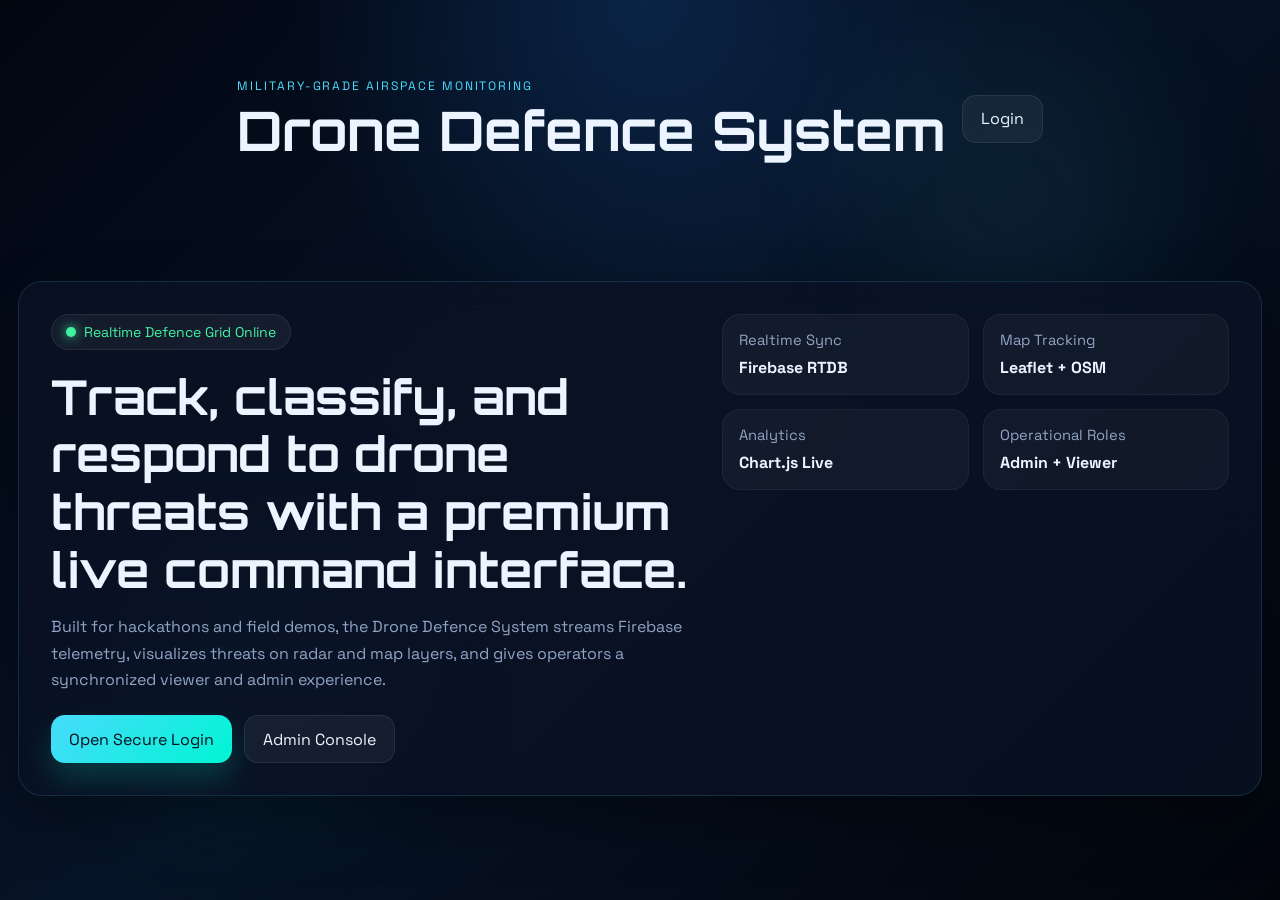
<file: index.html>
<!DOCTYPE html>
<html lang="en">
<head>
  <meta charset="UTF-8">
  <meta name="viewport" content="width=device-width, initial-scale=1.0">
  <title>Drone Defence System</title>
  <meta name="description" content="Drone Defence System landing page and secure entry point.">
  <link rel="preconnect" href="https://fonts.googleapis.com">
  <link rel="preconnect" href="https://fonts.gstatic.com" crossorigin>
  <link href="https://fonts.googleapis.com/css2?family=Orbitron:wght@500;700;800&family=Space+Grotesk:wght@400;500;600;700&display=swap" rel="stylesheet">
  <link rel="stylesheet" href="style.css">
</head>
<body data-theme="dark">
  <div class="app-shell landing-shell">
    <div class="ambient ambient-one"></div>
    <div class="ambient ambient-two"></div>

    <header class="topbar landing-topbar">
      <div>
        <p class="eyebrow">Military-Grade Airspace Monitoring</p>
        <h1>Drone Defence System</h1>
      </div>
      <div class="topbar-actions">
        <a class="ghost-button button-link" href="login.html">Login</a>
      </div>
    </header>

    <main class="landing-main">
      <section class="card landing-hero">
        <div class="landing-copy">
          <span class="badge online">Realtime Defence Grid Online</span>
          <h2 class="landing-title">Track, classify, and respond to drone threats with a premium live command interface.</h2>
          <p class="muted">
            Built for hackathons and field demos, the Drone Defence System streams Firebase telemetry, visualizes threats on radar and map layers, and gives operators a synchronized viewer and admin experience.
          </p>
          <div class="landing-actions">
            <a class="primary-button button-link" href="login.html">Open Secure Login</a>
            <a class="ghost-button button-link" href="admin.html">Admin Console</a>
          </div>
        </div>
        <div class="landing-panel">
          <div class="landing-grid">
            <div class="stat-tile">
              <span class="tile-label">Realtime Sync</span>
              <strong>Firebase RTDB</strong>
            </div>
            <div class="stat-tile">
              <span class="tile-label">Map Tracking</span>
              <strong>Leaflet + OSM</strong>
            </div>
            <div class="stat-tile">
              <span class="tile-label">Analytics</span>
              <strong>Chart.js Live</strong>
            </div>
            <div class="stat-tile">
              <span class="tile-label">Operational Roles</span>
              <strong>Admin + Viewer</strong>
            </div>
          </div>
        </div>
      </section>
    </main>
  </div>

  <script src="auth.js"></script>
  <script>
    window.DDSAuth.redirectIfAuthenticated();
  </script>
</body>
</html>
</file>
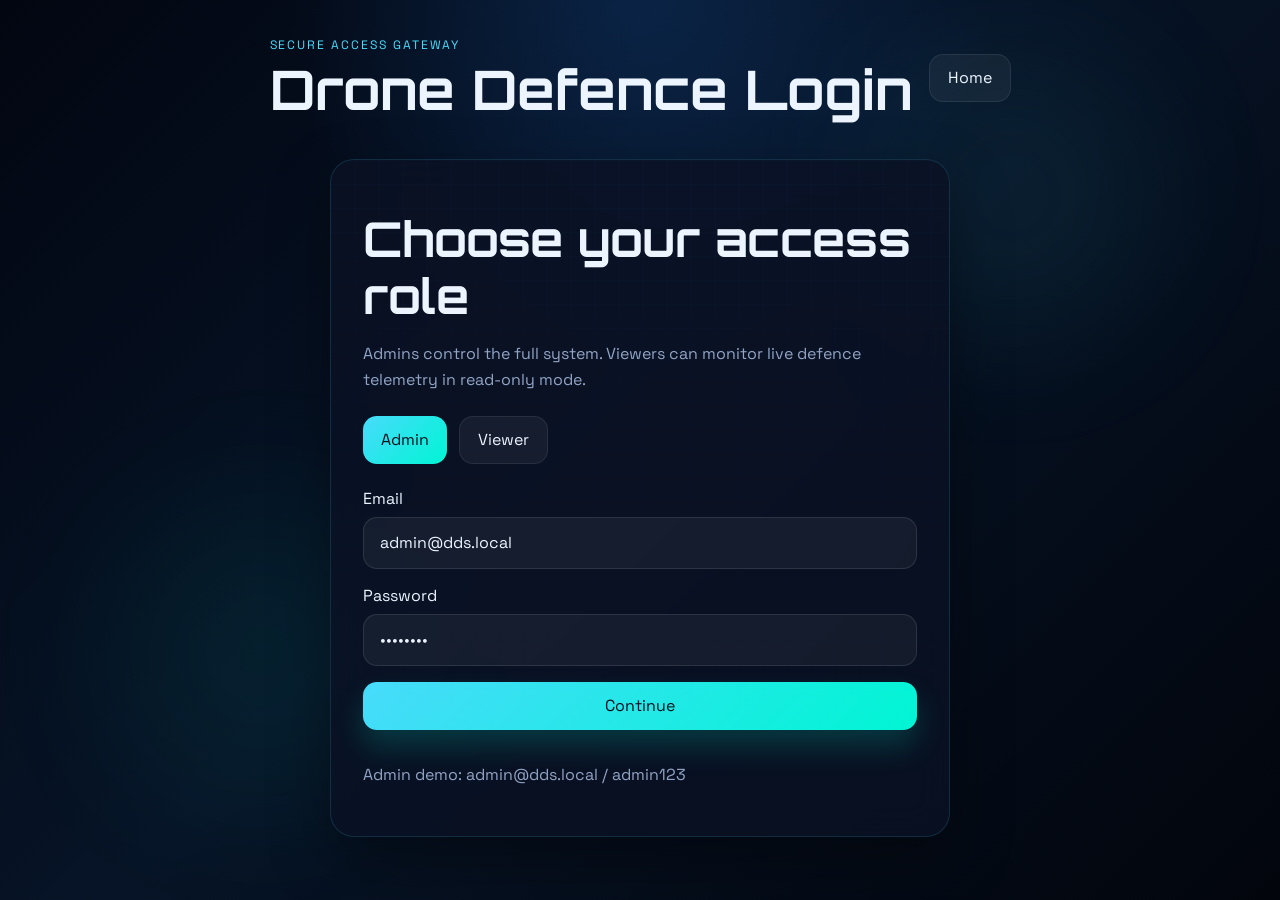
<file: login.html>
<!DOCTYPE html>
<html lang="en">
<head>
  <meta charset="UTF-8">
  <meta name="viewport" content="width=device-width, initial-scale=1.0">
  <title>Login | Drone Defence System</title>
  <meta name="description" content="Admin and viewer authentication for Drone Defence System.">
  <link rel="preconnect" href="https://fonts.googleapis.com">
  <link rel="preconnect" href="https://fonts.gstatic.com" crossorigin>
  <link href="https://fonts.googleapis.com/css2?family=Orbitron:wght@500;700;800&family=Space+Grotesk:wght@400;500;600;700&display=swap" rel="stylesheet">
  <link rel="stylesheet" href="style.css">
</head>
<body data-theme="dark">
  <div class="app-shell auth-shell">
    <div class="ambient ambient-one"></div>
    <div class="ambient ambient-two"></div>

    <header class="topbar landing-topbar">
      <div>
        <p class="eyebrow">Secure Access Gateway</p>
        <h1>Drone Defence Login</h1>
      </div>
      <div class="topbar-actions">
        <a class="ghost-button button-link" href="index.html">Home</a>
      </div>
    </header>

    <main class="auth-main">
      <section class="card auth-card">
        <div class="auth-head">
          <h2 class="auth-title">Choose your access role</h2>
          <p class="muted">Admins control the full system. Viewers can monitor live defence telemetry in read-only mode.</p>
        </div>

        <div class="auth-tabs" role="tablist" aria-label="Login roles">
          <button id="adminTab" class="ghost-button auth-tab active" type="button" data-role="admin">Admin</button>
          <button id="viewerTab" class="ghost-button auth-tab" type="button" data-role="viewer">Viewer</button>
        </div>

        <form id="loginForm" class="auth-form">
          <input id="loginRole" type="hidden" value="admin">
          <label class="auth-field">
            <span>Email</span>
            <input id="emailInput" type="email" placeholder="admin@dds.local" required>
          </label>
          <label class="auth-field">
            <span>Password</span>
            <input id="passwordInput" type="password" placeholder="Enter password" required>
          </label>
          <button class="primary-button" type="submit">Continue</button>
          <p id="loginHint" class="muted auth-hint"></p>
          <p id="loginError" class="auth-error hidden"></p>
        </form>
      </section>
    </main>
  </div>

  <script src="auth.js"></script>
  <script src="login.js"></script>
</body>
</html>
</file>
<file: style.css>
:root {
  color-scheme: dark;
  --bg-main: radial-gradient(circle at top, rgba(23, 89, 170, 0.28), transparent 32%), linear-gradient(135deg, #020611 0%, #071427 46%, #02050c 100%);
  --panel: rgba(10, 18, 36, 0.82);
  --panel-border: rgba(72, 219, 251, 0.14);
  --text: #ecf4ff;
  --muted: #92a4c5;
  --accent: #48dbfb;
  --accent-two: #00f5d4;
  --success: #40f3a1;
  --danger: #ff4d6d;
  --warning: #ffd166;
  --shadow: 0 24px 60px rgba(0, 0, 0, 0.34);
  --grid: rgba(112, 170, 255, 0.1);
}

body[data-theme="light"] {
  color-scheme: light;
  --bg-main: radial-gradient(circle at top, rgba(43, 119, 217, 0.18), transparent 32%), linear-gradient(135deg, #eef5ff 0%, #dbe7ff 48%, #f9fbff 100%);
  --panel: rgba(255, 255, 255, 0.84);
  --panel-border: rgba(39, 86, 170, 0.14);
  --text: #10203d;
  --muted: #52627f;
  --accent: #1464ff;
  --accent-two: #00a3ff;
  --success: #149b59;
  --danger: #d7264d;
  --warning: #bf7c00;
  --shadow: 0 24px 60px rgba(25, 60, 110, 0.14);
  --grid: rgba(50, 96, 180, 0.1);
}

* { box-sizing: border-box; }
html, body { margin: 0; min-height: 100%; }
body {
  font-family: "Space Grotesk", sans-serif;
  color: var(--text);
  background: var(--bg-main);
  overflow-x: hidden;
}
a { color: inherit; text-decoration: none; }
button, input, select, textarea { font: inherit; }
h1, h2, h3 { margin: 0; font-family: "Orbitron", sans-serif; }

.app-shell {
  position: relative;
  min-height: 100vh;
  padding: 28px 18px 54px;
}

.ambient {
  position: fixed;
  border-radius: 999px;
  filter: blur(82px);
  pointer-events: none;
  opacity: 0.42;
}
.ambient-one { top: 6%; right: 10%; width: 280px; height: 280px; background: rgba(72, 219, 251, 0.2); }
.ambient-two { bottom: 10%; left: 8%; width: 320px; height: 320px; background: rgba(0, 245, 212, 0.14); }

.topbar,
.landing-main,
.auth-main,
.dashboard-stack {
  position: relative;
  z-index: 1;
  max-width: 1320px;
  margin: 0 auto;
}

.topbar {
  display: flex;
  justify-content: space-between;
  align-items: center;
  gap: 16px;
  margin-bottom: 22px;
}

.eyebrow {
  margin: 0 0 8px;
  color: var(--accent);
  text-transform: uppercase;
  letter-spacing: 0.16em;
  font-size: 0.76rem;
}

h1 { font-size: clamp(2rem, 5vw, 3.4rem); line-height: 1.06; }
.topbar-actions { display: flex; flex-wrap: wrap; gap: 12px; }

.card {
  position: relative;
  border-radius: 24px;
  background: var(--panel);
  border: 1px solid var(--panel-border);
  box-shadow: var(--shadow);
  backdrop-filter: blur(18px);
  overflow: hidden;
}

.card::before {
  content: "";
  position: absolute;
  inset: 0;
  pointer-events: none;
  background-image: linear-gradient(var(--grid) 1px, transparent 1px), linear-gradient(90deg, var(--grid) 1px, transparent 1px);
  background-size: 24px 24px;
  mask-image: linear-gradient(to bottom, rgba(255,255,255,0.2), transparent 88%);
}

.button-link,
.ghost-button,
.primary-button,
.danger-button {
  min-height: 48px;
  border-radius: 14px;
  padding: 12px 18px;
  display: inline-flex;
  align-items: center;
  justify-content: center;
  border: 1px solid rgba(255,255,255,0.08);
  cursor: pointer;
  transition: transform 0.2s ease, box-shadow 0.2s ease, background 0.2s ease;
}
.ghost-button,
.button-link.ghost-button {
  color: var(--text);
  background: rgba(255,255,255,0.05);
}
.primary-button {
  border: none;
  color: #04111f;
  background: linear-gradient(135deg, var(--accent), var(--accent-two));
  box-shadow: 0 16px 30px rgba(0, 245, 212, 0.18);
}
.danger-button {
  border: none;
  color: white;
  background: linear-gradient(135deg, #ff5a76, #ff2d55);
  box-shadow: 0 16px 30px rgba(255, 45, 85, 0.18);
}
.ghost-button:hover,
.primary-button:hover,
.danger-button:hover,
.button-link:hover { transform: translateY(-1px); }

.badge,
.mini-badge {
  display: inline-flex;
  align-items: center;
  gap: 8px;
  width: fit-content;
  padding: 8px 14px;
  border-radius: 999px;
  border: 1px solid rgba(255,255,255,0.08);
  background: rgba(255,255,255,0.05);
  font-size: 0.88rem;
}
.badge::before,
.mini-badge::before {
  content: "";
  width: 10px;
  height: 10px;
  border-radius: 50%;
  background: currentColor;
  box-shadow: 0 0 12px currentColor;
}
.online { color: var(--success); }
.offline { color: var(--danger); }
.warning { color: var(--warning); }

.landing-shell,
.auth-shell { display: grid; align-items: center; }
.landing-hero,
.auth-card { padding: 32px; }
.landing-hero {
  display: grid;
  grid-template-columns: 1.15fr 0.9fr;
  gap: 24px;
}
.landing-title,
.auth-title {
  font-size: clamp(1.8rem, 4vw, 3rem);
  line-height: 1.2;
  margin: 18px 0 14px;
}
.muted { color: var(--muted); line-height: 1.65; }
.landing-actions,
.auth-tabs,
.control-row,
.section-head { display: flex; gap: 12px; align-items: center; flex-wrap: wrap; }
.landing-actions,
.auth-tabs { margin-top: 22px; }
.landing-grid,
.quick-stats,
.metric-grid,
.insights-grid,
.admin-grid {
  display: grid;
  gap: 14px;
}
.landing-grid { grid-template-columns: repeat(2, minmax(0, 1fr)); }
.quick-stats { grid-template-columns: repeat(4, minmax(0, 1fr)); }
.metric-grid,
.insights-grid,
.admin-grid { grid-template-columns: repeat(2, minmax(0, 1fr)); }
.stat-tile,
.metric-box,
.admin-info,
.toggle-row {
  position: relative;
  z-index: 1;
  padding: 16px;
  border-radius: 18px;
  background: rgba(255,255,255,0.04);
  border: 1px solid rgba(255,255,255,0.05);
}
.tile-label,
.metric-box span,
.admin-info span,
.toggle-row span { display: block; margin-bottom: 8px; color: var(--muted); font-size: 0.92rem; }
.status-text { font-size: clamp(1.8rem, 3vw, 3rem); }
.status-text.safe { color: var(--success); }
.status-text.alert { color: var(--danger); text-shadow: 0 0 24px rgba(255,77,109,0.26); }
.status-text.loading { color: var(--warning); }

.auth-card { max-width: 620px; margin: 0 auto; }
.auth-form { display: grid; gap: 16px; margin-top: 24px; }
.auth-field { display: grid; gap: 8px; }
.auth-field input {
  width: 100%;
  min-height: 52px;
  border-radius: 14px;
  border: 1px solid rgba(255,255,255,0.1);
  background: rgba(255,255,255,0.05);
  color: var(--text);
  padding: 0 16px;
}
.auth-tab.active {
  background: linear-gradient(135deg, var(--accent), var(--accent-two));
  color: #04111f;
  border: none;
}
.auth-error { color: var(--danger); margin: 0; }

.dashboard-stack { display: grid; gap: 20px; }
.hero-card {
  display: grid;
  grid-template-columns: 1.25fr 1fr;
  gap: 24px;
  padding: 28px;
}
.hero-copy,
.telemetry-card,
.snapshot-card,
.map-card,
.insights-card,
.chart-card,
.fleet-card,
.history-card,
.command-card,
.admin-panel { padding: 22px; }
.hero-copy { display: flex; flex-direction: column; gap: 16px; justify-content: center; }
.hero-radar { display: grid; place-items: center; min-height: 320px; }
#radarCanvas { width: 100%; max-width: 100%; display: block; }

.stack-grid { display: grid; gap: 20px; }
.stack-grid.two-column { grid-template-columns: repeat(2, minmax(0, 1fr)); }
.snapshot-frame {
  min-height: 280px;
  border-radius: 18px;
  overflow: hidden;
  border: 1px solid rgba(255,255,255,0.06);
  background: rgba(255,255,255,0.04);
}
.snapshot-frame img { width: 100%; height: 100%; object-fit: cover; display: block; }

.meter { height: 10px; background: rgba(255,255,255,0.08); border-radius: 999px; overflow: hidden; margin-bottom: 10px; }
.meter-fill { height: 100%; width: 0; border-radius: inherit; transition: width 0.35s ease; }
.battery { background: linear-gradient(90deg, #ffd166, #40f3a1); }
.signal { background: linear-gradient(90deg, #48dbfb, #00f5d4); }

.map-panel {
  min-height: 360px;
  border-radius: 20px;
  overflow: hidden;
  border: 1px solid rgba(255,255,255,0.06);
  background: radial-gradient(circle at center, rgba(0,245,212,0.12), transparent 48%), linear-gradient(180deg, rgba(7,16,32,0.72), rgba(6,12,22,0.94));
}
.map-panel .leaflet-popup-content-wrapper,
.map-panel .leaflet-popup-tip { background: rgba(10,18,36,0.94); color: #ecf4ff; }
.map-fallback { margin: 14px 0 0; color: var(--muted); }

#chartCanvas { width: 100%; min-height: 280px; }
.fleet-list,
.history-list {
  display: grid;
  gap: 12px;
  max-height: 360px;
  overflow: auto;
  padding-right: 4px;
  -webkit-overflow-scrolling: touch;
}
.fleet-item,
.history-item {
  padding: 14px 16px;
  border-radius: 16px;
  border: 1px solid rgba(255,255,255,0.06);
  background: rgba(255,255,255,0.04);
}
.fleet-item strong,
.history-item strong { display: block; margin-bottom: 6px; }
.fleet-item p,
.history-item p { margin: 0; color: var(--muted); line-height: 1.45; }

.notification-container {
  position: fixed;
  top: 20px;
  right: 20px;
  z-index: 30;
  display: grid;
  gap: 10px;
}
.toast {
  min-width: 260px;
  max-width: 360px;
  padding: 14px 16px;
  border-radius: 16px;
  background: rgba(9, 15, 28, 0.96);
  border: 1px solid rgba(255,255,255,0.08);
  box-shadow: 0 18px 40px rgba(0,0,0,0.28);
}
.toast.alert { border-color: rgba(255,77,109,0.38); }
.toast.safe { border-color: rgba(64,243,161,0.28); }
.toast strong { display: block; margin-bottom: 4px; }
.toast p { margin: 0; color: #b8c6df; }

.admin-panel { display: grid; gap: 18px; }
.toggle-row { display: flex; justify-content: space-between; align-items: center; }
.hidden { display: none !important; }
.compact-copy { margin: 16px 0 0; }

@media (max-width: 1100px) {
  .landing-hero,
  .hero-card,
  .stack-grid.two-column {
    grid-template-columns: 1fr;
  }
  .hero-radar { min-height: 260px; }
}

@media (max-width: 760px) {
  .app-shell { padding: 16px 12px 36px; }
  .topbar,
  .section-head,
  .control-row { flex-direction: column; align-items: flex-start; }
  .topbar-actions,
  .landing-actions,
  .auth-tabs { width: 100%; display: grid; grid-template-columns: 1fr; }
  .quick-stats,
  .landing-grid,
  .metric-grid,
  .insights-grid,
  .admin-grid { grid-template-columns: 1fr; }
  .hero-card,
  .landing-hero,
  .auth-card,
  .telemetry-card,
  .snapshot-card,
  .map-card,
  .insights-card,
  .chart-card,
  .fleet-card,
  .history-card,
  .command-card,
  .admin-panel { padding: 18px; }
  .map-panel { min-height: 250px; }
  .fleet-list,
  .history-list { max-height: 260px; }
}

@media (max-width: 560px) {
  .app-shell { padding: 12px 10px 28px; }
  h1 { font-size: clamp(1.7rem, 8vw, 2.3rem); }
  .landing-title,
  .auth-title { font-size: 1.5rem; }
  .status-text { font-size: 1.7rem; }
  .hero-radar { min-height: 220px; }
  .map-panel { min-height: 220px; }
  #chartCanvas { min-height: 220px; }
}
</file>
